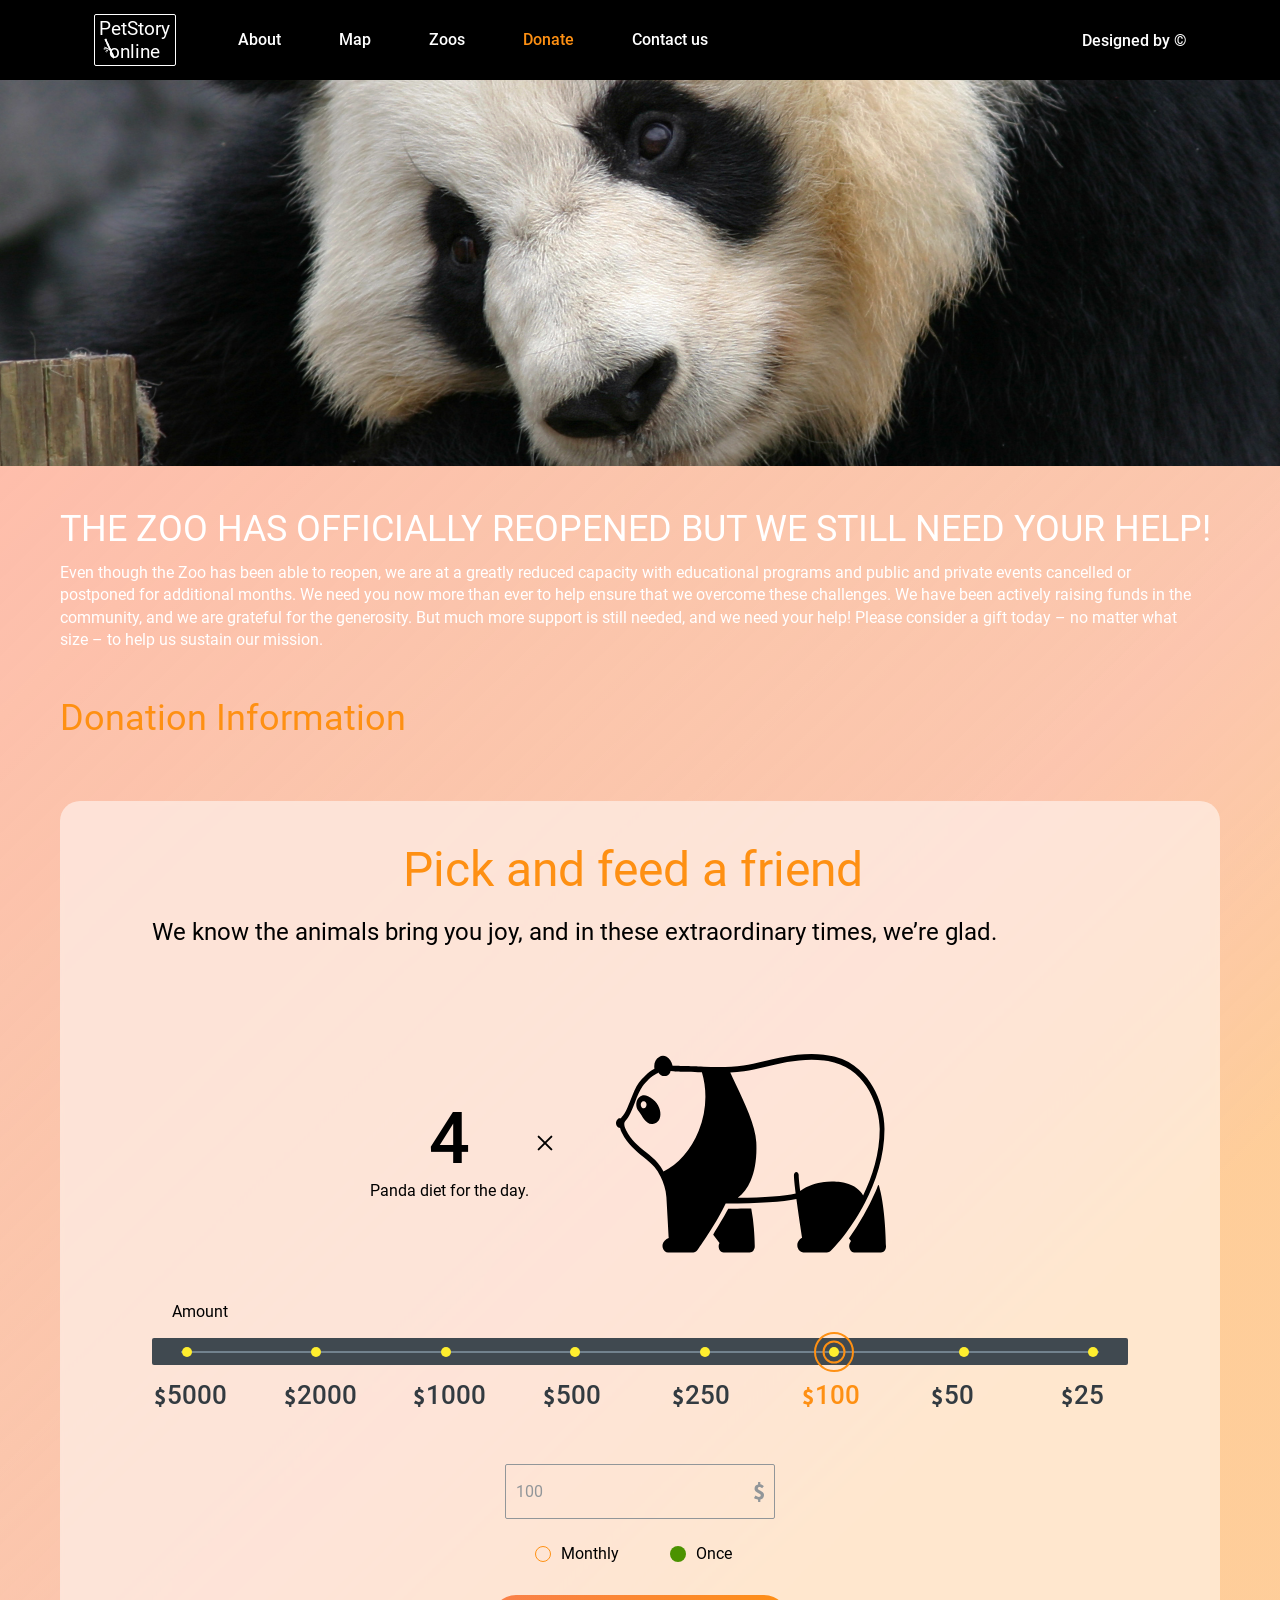
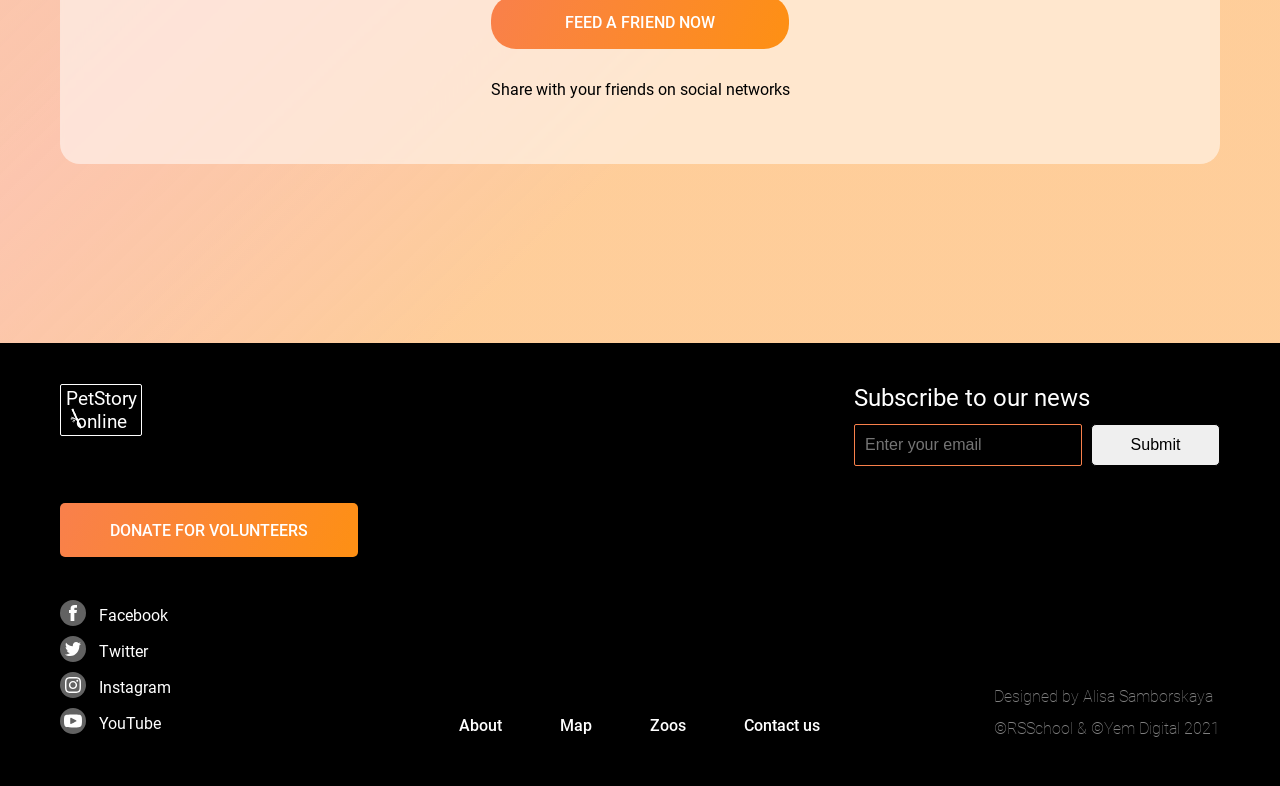
<file: online-zoo/pages/donate/index.html>
<!DOCTYPE html>
<html lang="en">
<head>
    <meta charset="UTF-8">
    <meta http-equiv="X-UA-Compatible" content="IE=edge">
    <meta name="viewport" content="width=device-width, initial-scale=1.0">
    <title>Online Zoo</title>
    <link href="style.css" rel="stylesheet">
    <link rel="icon" href="../../assets/icons/panda_icon.png">
</head>
<body>
    <div class="dark"></div>
    <header class="header">
        <div class="nav-wrapper">
            <a href="../../pages/main/index.html" class="logo header-logo">
                <h1 class="logo-text header-logo-text">PetStory online</h1>
                <img class="logo-bamboo header-logo-bamboo" src="../../assets/icons/bamboo.svg" alt="Bamboo">
            </a>
            <nav class="nav">
                <ul class="nav-list">
                    <li><a href="../main/index.html" class="nav-link">About</a></li>
                    <li><a href="#map" class="nav-link">Map</a></li>
                    <li><a href="#zoos" class="nav-link">Zoos</a></li>
                    <li><a href="../../pages/donate/index.html" class="nav-link active-link">Donate</a></li>
                    <li><a href="#contacts" class="nav-link">Contact us</a></li>
                </ul>
            </nav>
        </div>
        <div class="burger-menu-button">
            <span></span>
        </div>
        <div class="burger-menu">
            <a href="../../pages/main/index.html" class="logo burger-logo">
                <div class="logo-text burger-logo-text">PetStory online</div>
                <img class="logo-bamboo burger-logo-bamboo" src="../../assets/icons/bamboo.svg" alt="Bamboo">
            </a>
            <nav class="burger-nav">
                <ul class="burger-nav-list">
                    <li><a href="../../pages/main/index.html" class="burger-nav-link">About</a></li>
                    <li><a href="#map" class="burger-nav-link">Map</a></li>
                    <li><a href="#zoos" class="burger-nav-link">Zoos</a></li>
                    <li><a href="../donate/index.html" class="burger-nav-link">Donate</a></li>
                    <li><a href="#contacts" class="burger-nav-link">Contact us</a></li>
                    <li><a href="https://www.figma.com/file/jfEFwkXVj1WRq7sUHDr8os/PetStory-online" target="_blank" class="burger-credits">Designed by ©</a></li>
                </ul>
            </nav>
            <div class="close-button">
                <span class="close-line"></span>
                <span class="close-line"></span>
            </div>
        </div>
        <a href="https://www.figma.com/file/jfEFwkXVj1WRq7sUHDr8os/PetStory-online" target="_blank" class="header-credits">Designed by ©</a>
    </header>
    <main class="main">
        <div class="panda-gif-wrapper">
            <div class="panda-gif"></div>
            <div class="panda-text">Thanks for your donation!</div>
        </div>
        <section class="panda-block"></section>
        <section class="donations">
            <div class="donation-wrapper">
                <h2 class="donation-title">THE ZOO HAS OFFICIALLY REOPENED BUT WE STILL NEED YOUR HELP!</h2>
                <div class="donation-description">
                    Even though the Zoo has been able to reopen, we are at a greatly reduced capacity with educational programs and public and private events cancelled or postponed for additional months. We need you now more than ever to help ensure that we overcome these challenges. We have been actively raising funds in the community, and we are grateful for the generosity.  But much more support is still needed, and we need your help! Please consider a gift today – no matter what size – to help us sustain our mission.
                </div>
                <div class="donation-subtitle">Donation Information</div>
                <div class="donation-info-block">
                    <h2 class="info-title">Pick and feed a friend</h2>
                    <div class="info-description">We know the animals bring you joy, and in these extraordinary times, we’re glad.</div>
                    <div class="diet-block">
                        <div class="diet-amount">
                            <div class="diet-amount-number">4</div>
                            <div class="diet-amount-description">Panda diet for the day.</div>
                        </div>
                        <div class="diet-separator"></div>
                        <div class="diet-animal"></div>
                    </div>
                    <div class="amount-wrapper">
                        <div class="form-name">Amount</div>
                        <div class="progress-bar-wrapper">
                            <div class="form-inner-line"></div>
                            <form class="progress-bar">
                                <div class="amount-item">
                                    <input class="amount-radio" type="radio" id="amount-5000" name="amount" value="amount">
                                    <div class="line-dot"></div>
                                    <label for="amount-5000" class="form-line-label">
                                        <div class="dollar"></div>
                                        <p class="amount-text">5000</p>
                                    </label>     
                                </div>
                                <div class="amount-item">
                                    <input class="amount-radio" type="radio" id="amount-2000" name="amount" value="amount">
                                    <div class="line-dot"></div>
                                    <label for="amount-2000" class="form-line-label">
                                        <div class="dollar"></div>
                                        <p class="amount-text">2000</p>
                                    </label>     
                                </div>
                                <div class="amount-item">
                                    <input class="amount-radio" type="radio" id="amount-1000" name="amount" value="amount">
                                    <div class="line-dot"></div>
                                    <label for="amount-1000" class="form-line-label">
                                        <div class="dollar"></div>
                                        <p class="amount-text">1000</p>
                                    </label>     
                                </div>
                                <div class="amount-item">
                                    <input class="amount-radio" type="radio" id="amount-500" name="amount" value="amount">
                                    <div class="line-dot"></div>
                                    <label for="amount-500" class="form-line-label">
                                        <div class="dollar"></div>
                                        <p class="amount-text">500</p>
                                    </label>     
                                </div>
                                <div class="amount-item">
                                    <input class="amount-radio" type="radio" id="amount-250" name="amount" value="amount">
                                    <div class="line-dot"></div>
                                    <label for="amount-250" class="form-line-label">
                                        <div class="dollar"></div>
                                        <p class="amount-text">250</p>
                                    </label>     
                                </div>
                                <div class="amount-item">
                                    <input class="amount-radio" type="radio" id="amount-100" name="amount" value="amount" checked>
                                    <div class="line-dot"></div>
                                    <label for="amount-100" class="form-line-label">
                                        <div class="dollar"></div>
                                        <p class="amount-text">100</p>
                                    </label>     
                                </div>
                                <div class="amount-item">
                                    <input class="amount-radio" type="radio" id="amount-50" name="amount" value="amount">
                                    <div class="line-dot"></div>
                                    <label for="amount-50" class="form-line-label">
                                        <div class="dollar"></div>
                                        <p class="amount-text">50</p>
                                    </label>     
                                </div>
                                <div class="amount-item">
                                    <input class="amount-radio" type="radio" id="amount-25" name="amount" value="amount">
                                    <div class="line-dot"></div>
                                    <label for="amount-25" class="form-line-label">
                                        <div class="dollar"></div>
                                        <p class="amount-text">25</p>
                                    </label>     
                                </div>
                            </form>
                        </div>
                    </div>
                    <form class="input-form">
                        <input class="amount-input" type="number" max="9999" placeholder="Another amount" title="Значение должно быть меньше или равно 9999">
                    </form>
                    <form class="period-form">
                        <div class="period-item">
                            <input class="period-option" type="radio" id="monthly" name="period" value="period">
                            <div class="period-option-dot"></div>
                            <label for="monthly">Monthly</label>   
                        </div>
                        <div class="period-item">
                            <input class="period-option" type="radio" id="once" name="period" value="period" checked>
                            <div class="period-option-dot"></div>
                            <label for="once">Once</label>
                        </div>
                    </form>
                    <button class="feed-button">Feed a friend now</button>
                    <p class="share-text">Share with your friends on social networks</p>
                </div>
            </div>
        </section>
    </main>
    <footer class="footer">
        <div class="footer-wrapper">
            <a href="../../pages/main/index.html" class="logo">
                <div class="logo-text">PetStory online</div>
                <img class="logo-bamboo" src="../../assets/icons/bamboo.svg" alt="Bamboo">
            </a>
            <div class="subscription">
                <div class="subscription-wrapper">
                    <div class="subscription-title">Subscribe to our news</div>
                    <div class="subscription-input">
                        <form>
                            <input type="email" id="email" name="email" placeholder="Enter your email">
                            <button class="submit-button">Submit</button>
                        </form>
                    </div>
                </div>
            </div>
            <div class="donation-block">
                <form action="../donate/index.html">
                    <button class="donation-button">Donate for volunteers</button>
                </form>
            </div>
            <div class="social-media">
                <ul class="social-media-list">
                    <li class="social-media-item">
                        <a class="social-media-link" href="https://www.facebook.com/RollingScopesSchool/" target="_blank">
                            <div class="social-media-icon">
                                <img src="../../assets/icons/Fill-211.svg" alt="Facebook icon" width="16" height="16" />
                            </div>
                            <p>Facebook</p>
                        </a>
                    </li>
                    <li class="social-media-item">
                        <a class="social-media-link" href="https://twitter.com/rollingscopes/" target="_blank">
                            <div class="social-media-icon">
                                <img src="../../assets/icons/Fill-172.svg" alt="Twitter icon" width="16" height="16" />
                            </div>
                            <p>Twitter</p>
                        </a>
                    </li>
                    <li class="social-media-item">
                        <a class="social-media-link" href="https://www.instagram.com/rsschool_news/" target="_blank">
                            <div class="social-media-icon">
                                <img src="../../assets/icons/Fill-166.svg" alt="Instagram icon" width="16" height="16" />
                            </div>
                            <p>Instagram</p>
                        </a>
                    </li>
                    <li class="social-media-item">
                        <a class="social-media-link" href="https://www.youtube.com/RollingScopesSchool/" target="_blank">
                            <div class="social-media-icon">
                                <img src="../../assets/icons/Fill-213.svg" alt="Youtube icon" width="18" height="18" />
                            </div>
                            <p>YouTube</p>
                        </a>
                    </li>
                  </ul>
            </div>
            <div class="footer-navigation" id="contacts">
                <nav class="nav footer-nav">
                    <ul class="nav-list">
                        <li><a href="../../pages/main/index.html" class="nav-link">About</a></li>
                        <li><a href="#map" class="nav-link">Map</a></li>
                        <li><a href="#zoos" class="nav-link">Zoos</a></li>
                        <li><a href="#contacts" class="nav-link">Contact us</a></li>
                    </ul>
                </nav>
                <div class="credits">
                    <a href="https://www.figma.com/file/jfEFwkXVj1WRq7sUHDr8os/PetStory-online" target="_blank" class="credits-link">
                        <p class="credits-text">Designed by Alisa Samborskaya</p>
                        <p class="credits-text">©RSSchool & ©Yem Digital 2021</p>
                    </a>
                </div>
            </div>
        </div>
    </footer>
    <script src="script.js"></script>
</body>
</html>
</file>
<file: online-zoo/pages/donate/style.css>
* {
    box-sizing: border-box;
    scroll-behavior: smooth;
}

@font-face {
    font-family: "RobotoThin"; 
    src: url("../../assets/fonts/Roboto-Thin.ttf") format("truetype"); 
    font-style: normal; 
    font-weight: 100; 
} 

@font-face {
    font-family: "RobotoLight"; 
    src: url("../../assets/fonts/Roboto-Light.ttf") format("truetype"); 
    font-style: normal; 
    font-weight: 300; 
} 

@font-face {
    font-family: "Roboto"; 
    src: url("../../assets/fonts/Roboto-Regular.ttf") format("truetype"); 
    font-style: normal; 
    font-weight: 400; 
} 

@font-face {
    font-family: "RobotoMedium"; 
    src: url("../../assets/fonts/Roboto-Medium.ttf") format("truetype"); 
    font-style: normal; 
    font-weight: 500; 
} 

@font-face {
    font-family: "RobotoBold"; 
    src: url("../../assets/fonts/Roboto-Bold.ttf") format("truetype"); 
    font-style: normal; 
    font-weight: 700; 
} 

body {
    margin: 0 auto;
    font-family: "RobotoMedium", sans-serif;
    font-weight: 500; 
    font-size: 16px;
}

.dark {
    width: 100%;
    height: 100%;
    position: fixed;
    background-color: rgba(0, 0, 0, 0.5);
    z-index: 100;
    transition: 0.5s;
    display: none;
}

.header {
    display: flex;
    justify-content: space-around;
    align-items: center;
    width: 100%;
    height: 80px;
    position: absolute; 
    color: white;
    background-color: black;
    z-index: 100;   
}

.burger-menu {
    width: 100%;
    height: 329px;
    position: absolute;
    top: 0;
    left: 0;
    display: flex;
    flex-direction: column;
    justify-content: flex-start;
    align-items: flex-start;
    background-color: white;
    color: black;
    padding: 10px;
    z-index: 1000;
    transition: 0.5s;
    transform: translateX(100%);
}

.burger-nav-list {
    display: flex;
    flex-direction: column;
    gap: 15px;
    padding: 0;
    list-style: none;
}

.burger-nav-link,
.burger-credits {
    text-decoration: none;
    color: black;
    font-family: "Roboto", sans-serif;
    font-weight: 400;
    font-size: 16px;
    line-height: 22.2px;
    transition: 0.2s;
}

.burger-nav-link:hover,
.burger-credits:hover {
    color:#FE9013;
}

.burger-nav-link:active,
.burger-credits:active {
    color:#4B9200;
}

.close-button {
    position: absolute;
    top: 15px;
    right: 15px;
    width: 20px;
    height: 20px;
    cursor: pointer;
}

.close-line {
    display: block;
    width: 20px;
    height: 1.5px;
    background-color:#FE9013;
    border-radius: 20px;
    position: absolute;
    top: 50%;
}

.close-line:nth-child(1) {
    transform: translateY(-50%) rotate(45deg);
}

.close-line:nth-child(2) {
    transform: translateY(-50%) rotate(-45deg);
}

.nav-wrapper {
    display: flex;
}

.logo {
    display: flex;
    align-items: center;
    position: relative;
    width: 82px;
    height: 52px;
    margin-right: 22px;
    text-decoration: none;
    background-color: transparent;
    border: solid white 1px;
    border-radius: 2px;
    cursor: pointer;
}

.logo-text {
    font-family: "Roboto", sans-serif;
    font-weight: 400;
    font-size: 19px;
    text-align: center;
    color: white;
    word-wrap: break-word;
}

.logo-bamboo {
    position: absolute;
    bottom: 6.2px;
    left: 8.5px;
}

.burger-logo,
.burger-logo-text {
    color:#FE9013;
    font-size: 15.21px;
}

.burger-logo {
    border: solid #FE9013 1px;
    height: 41.6px;
    width: 65.6px;
    margin-bottom: 30px;
}

.burger-logo-bamboo {
    width: 8.62px;
    height: 17.79px;
    bottom: 4.7px;
    left: 7.5px;
    filter: invert(55%) sepia(30%) saturate(1366%) hue-rotate(348deg) brightness(145%) contrast(117%);
}

.nav-list {
    display: flex;
    flex-direction: row;
    gap: 58px;
    list-style: none;
}

.nav-link {
    color: white;
    text-decoration: none;
    transition: 0.2s;
}

.active-link {
    color: #FE9013;
}

.nav-link:hover {
    color: #FE9013;
    cursor: pointer;
}

.nav-link:active {
    color: #4B9200;
}

.header-credits {
    color: white;
    text-decoration: none;
}

.header-credits:hover {
    color: #FE9013;
}

.header-credits:active {
    color: #4B9200;
}

.main {
    display: flex;
    align-items: center;
    flex-direction: column;
}

.panda-block {
    display: flex;
    position: relative;
    width: 100%;
    height: 386px;
    margin-top: 80px;
    background-image: url('../../assets/images/Giant\ Panda.jfif');
    background-repeat: no-repeat;
    background-size: cover;
    background-position: center;
}

.donations {
    display: flex;
    justify-content: center;
    width: 100%;
    background: linear-gradient(315.75deg, rgba(254, 210, 144, 0.7) 30.06%, #FEBDAB 100.95%, rgba(254, 210, 144, 0.7) 106.36%), linear-gradient(315.75deg, rgba(254, 189, 171, 0.74) 30.06%, rgba(243, 169, 248, 0.66) 50.74%, #E0D8F0 80.49%, #EAF7FE 127.9%, #EAF7FE 149.54%), linear-gradient(315.75deg, rgba(254, 189, 171, 0.74) 30.06%, rgba(243, 169, 248, 0.66) 50.74%, #E0D8F0 80.49%, #EAF7FE 127.9%, #EAF7FE 149.54%);
}

.donation-wrapper {
    width: 100%;
    max-width: 1160px;
    margin-top: 12px;
    color: white;
}

.donation-title {
    font-family: "Roboto", sans-serif;
    font-weight: 400;
    font-size: 36px;
    margin-bottom: 12px;
}

.donation-description {
    width: 99%;
    font-family: "Roboto", sans-serif;
    font-weight: 400;
    font-size: 16px;
    line-height: 22.4px;
    margin-bottom: 46px;
}

.donation-subtitle {
    font-family: "Roboto", sans-serif;
    font-weight: 400;
    font-size: 36px;
    color: #FE9013;
    margin-bottom: 62px;
}

.donation-info-block {
    background: rgba(255, 255, 255, 0.52);
    backdrop-filter: blur(2px);
    border-radius: 20px;
    padding: 40px 92px 35px 92px;
    margin-bottom: 179px;
}

.info-title {
    font-family: "Roboto", sans-serif;
    font-weight: 400;
    font-size: 48px;
    color: #FE9013;
    margin: 0 15px 20px 0;    
    text-align: center;
}

.info-description {
    font-family: "Roboto", sans-serif;
    font-weight: 400;
    font-size: 24px;
    color: black;
    margin-bottom: 74px;
}

.diet-block {
    display: flex;
    justify-content: center;
    align-items: center;
    width: 100%;
    padding-right: 18px;
    margin-bottom: 26px;
    color: black;
}

.diet-amount {
    display: flex;
    flex-direction: column;
    align-items: center;
}

.diet-amount-number {
    font-family: "RobotoMedium", sans-serif;
    font-weight: 500;
    font-size: 72px;
    margin: 0;
    padding: 0;
}

.diet-amount-description {
    font-family: "Roboto", sans-serif;
    font-weight: 400;
    font-size: 16px;
    margin: 0;
    padding: 0;
}

.diet-separator {
    position: relative;
    width: 20px;
    height: 20px;
    margin-right: 60px;
}

.diet-separator:before {
    position: absolute;
    left: 15px;
    bottom: 5px;
    content: ' ';
    height: 20px;
    width: 2px;
    background-color: black;
    border-radius: 10px;
    transform: rotate(45deg);
}

.diet-separator:after {
    position: absolute;
    left: 15px;
    bottom: 5px;
    content: ' ';
    height: 20px;
    width: 2px;
    background-color: black;
    border-radius: 10px;
    transform: rotate(-45deg);
}

.diet-animal {
    width: 284px;
    height: 246px;
    background-image: url('../../assets/icons/panda_widget.svg');
    background-position: center;
    background-repeat: no-repeat;
    margin-top: 10px;
}

.form-name {
    font-family: "Roboto", sans-serif;
    font-weight: 400;
    font-size: 16px;
    color: black;
    padding-left: 20px;
    margin-bottom: 17px;
}

.progress-bar-wrapper {
    display: flex;
    justify-content: center;
    width: 100%;
    height: 27px;
    position: relative;
    background: #404950;
    border-radius: 2px;
    margin-bottom: 99px;
}

.form-inner-line {
    position: absolute;
    top: 13px;
    width: 94%;
    height: 2px;
    margin: 0 20px;
    background-color: #72828E;
}

.progress-bar {
    display: flex;
    justify-content: space-between;
    position: relative;
    top: 5px;
    right: 0px;
    width: 100%;
    height: 27px;
}

.amount-item {
    display: flex;
    align-items: center;
    flex-direction: column;
    gap: 21px;
}

.amount-item:hover .line-dot {
    transform: scale(1.15);
}

.amount-item:active .line-dot {
    transform: scale(1);
}

.amount-radio {
    transform:scale(5);
    opacity: 0;
    z-index: 1000;
    cursor: pointer;
}

.form-line-label {
    display: flex;
    align-items: center;
    width: 69px;
    cursor: pointer;
}

.amount-text {
    font-family: "RobotoMedium", sans-serif;
    font-weight: 500;
    font-size: 26px;
    color:#333B41;
    margin: 0;
    margin-left: 15px;
    transition: 0.2s;
}

.dots-wrapper {
    position: relative;
    display: flex;
    justify-content: space-between;
    width: 100%;
    padding: 0 30px;
}

.line-dot {
    position: absolute;
    top: 3.6px;
    width: 10px;
    height: 10px;
    background-color: #FFEE2E;
    border-radius: 50%;
    z-index: 100;
    transition: 0.2s;
}

.line-dot::before {
    content: "";
    display: block;
    position: absolute;
    top: 50%;
    left: 50%;
    transform: translate(-50%, -50%);
    border: solid 2px #FE9013;
    border-radius: 50%;
    width: 0px;
    height: 0px;
    opacity: 0;
    z-index: 10;
    transition: 0.2s;
}

.line-dot::after {
    content: "";
    display: block;
    position: absolute;
    top: 50%;
    left: 50%;
    transform: translate(-50%, -50%);
    border: solid 2px #FE9013;
    border-radius: 50%;
    width: 0px;
    height: 0px;
    opacity: 0;
    z-index: 10;
    transition: 0.2s;
}

.dollar {
    position: absolute;
    top: 44px;
    width: 10px;
    height: 20px;
    background: url('../../assets/icons/dollar.svg');
    background-repeat: no-repeat;
    background-position: bottom;
    margin: 0 3px;
    transition: 0.2s;
}

.amount-radio:checked ~ .form-line-label .amount-text {
    color:#FE9013;
}

.amount-radio:checked ~ .form-line-label .dollar {
    background: url('../../assets/icons/dollar_orange.svg');
}

.amount-radio:checked ~ .line-dot::before {
    opacity: 1;
    width: 19px;
    height: 19px;
}

.amount-radio:checked ~ .line-dot::after {
    width: 36px;
    height: 36px;
    opacity: 1;
}

.amount-input::-webkit-outer-spin-button,
.amount-input::-webkit-inner-spin-button {
  -webkit-appearance: none;
  margin: 0;
}

input[type=number] {
  -moz-appearance: textfield;
}

.input-form {
    display: flex;
    flex-direction: column;
    align-items: center;
}

.amount-input {
    position: relative;
    width: 270px;
    height: 55px;
    margin-bottom: 25px;
    padding: 10px;
    border: 1px solid #929699;
    border-radius: 2px;
    outline: none;
    color: #929699;
    font-family: "Roboto", sans-serif;
    font-weight: 400;
    font-size: 16px;
    background: url(../../assets/icons/dollar_gray.svg);
    background-repeat: no-repeat;
    background-position: 96% center;
    transition: 0.2s;
}

.amount-input:valid {
    border: 1px solid #929699;
    color:#929699;
}

.amount-input:focus {
    border: 1px solid #4B9200;
    color:#4B9200;
    background: url(../../assets/icons/dollar_green.svg);
    background-repeat: no-repeat;
    background-position: 96% center;
}

.amount-input:invalid {
    border: 1px solid #D31414;
    color:#D31414;
    background: url(../../assets/icons/dollar_red.svg);
    background-repeat: no-repeat;
    background-position: 96% center;
}

@-webkit-keyframes swing {
    15% {
      -webkit-transform: translateX(9px);
      transform: translateX(9px);
    }
    30% {
      -webkit-transform: translateX(-9px);
      transform: translateX(-9px);
    }
    40% {
      -webkit-transform: translateX(6px);
      transform: translateX(6px);
    }
    50% {
      -webkit-transform: translateX(-6px);
      transform: translateX(-6px);
    }
    65% {
      -webkit-transform: translateX(3px);
      transform: translateX(3px);
    }
    100% {
      -webkit-transform: translateX(0);
      transform: translateX(0);
    }
}
  
@keyframes swing {
    15% {
      -webkit-transform: translateX(9px);
      transform: translateX(9px);
    }
    30% {
      -webkit-transform: translateX(-9px);
      transform: translateX(-9px);
    }
    40% {
      -webkit-transform: translateX(6px);
      transform: translateX(6px);
    }
    50% {
      -webkit-transform: translateX(-6px);
      transform: translateX(-6px);
    }
    65% {
      -webkit-transform: translateX(3px);
      transform: translateX(3px);
    }
    100% {
      -webkit-transform: translateX(0);
      transform: translateX(0);
    }
}

.input-dollar {
    position: absolute;
    right: 10px;
}

.period-form {
    display: flex;
    justify-content: center;
    margin: 0 auto;
    margin-bottom: 32px;
    margin-right: 65px;
    font-family: "Roboto", sans-serif;
    font-weight: 400;
    font-size: 16px;
    color: black;
}

.period-form label {
    cursor: pointer;
}

.period-item {
    display: flex;
}

.period-option {
    margin-left: 45px;
    transform: translateX(10px);
    transform: scale(2.2);
    opacity: 0;
    z-index: 100;
    cursor: pointer;
}

.period-option-dot {
    position: relative;
    top: 2px;
    right: 10px;
    width: 16px;
    height: 16px;
    border: 1px solid #FE9013;
    border-radius: 50%;
    cursor: pointer;
    transition: 0.3s;
}

.period-item:hover .period-option-dot {
    transform: scale(1.2);
}

.period-option:checked ~ .period-option-dot {
    border: none;
    background-color: #4B9200;
}

.share-text {
    font-family: "Roboto", sans-serif;
    font-weight: 400;
    font-size: 16px;
    color: black;
    text-align: center;
    margin-bottom: 30px;
}

.feed-button {
    display: flex;
    justify-content: center;
    align-items: center;
    width: 298px;
    height: 54px;
    margin: auto;
    margin-bottom: 31px;
    background-color: #E47209;
    background-image: linear-gradient(113.96deg, #F9804B 0%, #FE9013 100%);
    border-radius: 25px;
    border: none;
    color: white;
    font-family: "RobotoMedium", sans-serif;
    font-size: 16px;
    text-transform: uppercase;
    transition: 0.2s;
}

.feed-button:hover {
    background: #E47209;
    transform: scale(1.03);
    cursor: pointer;
}

.feed-button:active {
    background: #4B9200;
    transform: scale(1.0);
}

.footer {
    display: flex;
    justify-content: center;
    width: 100%;
    height: 443px;
    color: white;
    background-color: black;
}

.footer-wrapper {
    display: grid; 
    grid-template-columns: 1fr 2.23fr; 
    grid-template-rows: 1.5fr 1.3fr 2.5fr; 
    gap: 0px 0px; 
    grid-template-areas: 
      "logo subscription"
      "donation-block donation-block"
      "social-media footer-navigation";   
    width: 1160px;
    margin-top: 41px;
    margin-bottom: 30px;
}

.donation-block { grid-area: donation-block; }
.subscription { grid-area: subscription; }
.social-media { grid-area: social-media; }
.footer-navigation { grid-area: footer-navigation; }

.subscription {
    display: flex;
    justify-content: flex-end;
    font-family: "Roboto", sans-serif;
    margin-bottom: 37px;
}

.subscription-title {
    font-size: 24px;
    margin-bottom: 12px;
}

.subscription-wrapper {
    display: flex;
    flex-direction: column;
    justify-content: flex-start;
}

#email {
    width: 228px;
    height: 42px;
    margin-right: 5px;
    padding: 10px;
    font-size: 16px;
    color: #BDBDBD;
    background-color: black;
    border: 1px solid #F9804B;
    border-radius: 2px;
    outline: none;
    filter: drop-shadow(0px 4px 4px rgba(0, 0, 0, 0.25));
}

#email:focus {
    border: 1px solid #4B9200;
}

#email:invalid {
    border: 1px solid #D31414;
    color: #D31414;
}

.submit-button {
    width: 129px;
    height: 42px;
    font-size: 16px;
    color: black;
    border: 1px solid black;
    border-radius: 5px;
    cursor: pointer;
}

.submit-button:hover {
    color: #4B9200;
    transform: scale(1.03);
}

.submit-button:active {
    border: 1px solid #4B9200;
    transform: scale(1);
}

.donation-button {
    display: flex;
    justify-content: center;
    align-items: center;
    width: 298px;
    height: 54px;
    margin-bottom: 0;
    border: none;
    border-radius: 5px;
    color: white;
    background-color:#E47209;
    background-image: linear-gradient(113.96deg, #F9804B 1.49%, #FE9013 101.44%);
    font-family: "RobotoMedium", sans-serif;
    font-size: 16px;
    text-transform: uppercase;
    transition: 0.2s;    
}

.donation-button:hover {
    background: #E47209;
    transform: scale(1.03);
    cursor: pointer;
}

.donation-button:active {
    background: #4B9200;
    transform: scale(1.0);
}

.social-media {
    display: flex;
    justify-content: flex-start;
    align-items: flex-start;
    margin-top: 10px;
}

.social-media-list {
    display: flex;
    flex-direction: column;
    margin: 0;
    padding: 0;
    font-family: "Roboto", sans-serif;
    list-style: none;
    text-align: left;
}

.social-media-list li {
    display: flex;
    flex-direction: row;
    align-items: center;
    margin-bottom: 5px;
    cursor: pointer;
}

.social-media-icon img {
    margin: 0 auto;
    vertical-align: middle;
}

.social-media-link {
    display: flex;
    align-items: center;
    color: white;
    text-decoration: none;
    transition: 0.2s;
}

.social-media-link p {
    margin: 0;
}

.social-media-link:active .social-media-icon{
    background-color:#4B9200;
}

.social-media-link:active {
    color:#4B9200;
}

.social-media-link:hover .social-media-icon {
    transform: scale(1.05);
}

.social-media-link:hover {
    font-size: 17px;
}

.social-media-icon {
    display: flex;
    justify-content: center;
    align-items: center;
    width: 26px;
    height: 26px;
    margin-right: 13px;
    margin-bottom: 5px;
    border-radius: 50%;
    background-color: rgba(196, 196, 196, 0.5);
    transition: 0.2s;
}

.footer-navigation {
    display: flex;
    align-items: flex-end;
    justify-content: space-between;
    margin-bottom: 5px;
}

.credits {
    font-family: "RobotoThin", sans-serif;
    font-weight: 100;
}

.credits-text {
    margin: 13px 0;
}

.credits-link {
    color: rgba(255, 255, 255, 0.5);
    text-decoration: none;
}

.credits-link:hover .credits-text {
    color: #4B9200;
    border-bottom: 2px solid #4B9200;
}

.panda-gif-wrapper {
    display: flex;
    flex-direction: column;
    justify-content: center;
    align-items: center;
    position: fixed;
    max-width: 1160px;
    width: 60%;
    height: 70%;
    margin: 100px auto;
    padding: 20px;
    background-color: rgba(0, 0, 0, 0.7);
    border-radius: 30px;
    transform: translateY(-150%);
    transition: 0.5s;
    z-index: 1000;
}

.panda-gif {
    width: 600px;
    height: 400px;
    background-repeat: no-repeat;
    background-position: center;
    background-size: cover;
    border-radius: 30px;
    margin-bottom: 30px;
}

.panda-text {
    font-family: "Roboto", sans-serif;
    font-weight: 400;
    font-size: 36px;
    color: white;
}

.burger-menu {
    display: none;
}

@media (max-width: 1325px) {
    .panda-block {
        background-size: 160%;
        background-position: 29% 50%;
    }

    .footer-wrapper {
        margin-left: 50px;
        margin-right: 50px;
    }
}

@media (max-width: 1200px) {
    .donation-wrapper {
        margin: 0 30px;
    }

    .form-line-label {
        width: 55px;
    }
}

@media (max-width: 1001px) {
    .header {
        justify-content: space-between;
        padding: 0 30px;
    }

    .nav-list {
        gap: 48px;
    }

    .panda-block {
        height: 390px;
    }
    
    .donation-title {
        line-height: 46.8px;
        margin: 40px 100px 30px 0;
    }

    .donation-subtitle {
        margin-bottom: 42px;
    }

    .donation-info-block {
        padding: 20px 47px 18px 47px;
        margin-bottom: 30px;
    }

    .info-title {
        margin-bottom: 10px;
    }

    .diet-amount {
        margin-right: 5px;
    }

    .diet-animal {
        margin-right: 5px;
    }

    .form-name {
        padding-left: 18px;
    }

    .amount-item:first-of-type {
        display: none;
    }

    .progress-bar-wrapper {
        width: 95.7%;
        margin: auto;
        margin-bottom: 99px;
    }
    
    .form-inner-line {
        width: 96%;
    }

    .progress-bar {
        position: absolute;
        width: 105%;
        left: -20px;
    }

    .form-line-label {
        padding-left: 17px;
        width: 69px;
    }

    .amount-input {
        margin-bottom: 26px;
    }


    .period-form {
        margin-right: 69px;   
        margin-bottom: 31px;
    }

    .footer-wrapper {
        margin: 40px 32px 30px 30px;
        grid-template-columns: 1fr 2.75fr;
    }

    .subscription-wrapper {
        margin-right: 32px;
    }

    .subscription-title {
        margin-bottom: 14px;
    }

    .footer-navigation .nav .nav-list {
        padding-left: 54px;
    }

    .panda-gif {
        width: 90%;
    }

    .panda-text {
        text-align: center;
    }
}

@media (max-width: 900px) {
    .form-line-label {
        width: 45px;
    }

    .progress-bar {
        left: -11px;
        width: 103%;
    }
}

@media (max-width: 800px) {
    .diet-block {
        padding-right: 0;
    }
}

@media (max-width: 750px) {
    .header .nav-wrapper .nav .nav-list {
        gap: 28px;
    }

    .form-line-label {
        width: 60px;
    }

    .progress-bar {
        left: -15px;
        width: 106%;
    }
}

@media (max-width: 680px) {
    .header .nav-wrapper .nav .nav-list {
        gap: 15px;
    }

    .progress-bar {
        left: -17px;
        width: 107%;
    }

    .panda-gif {
        width: 95%;
        height: 250px;
    }

    .panda-text {
        font-size: 24px;
    }
}

@media (max-width: 641px) {
    .burger-menu {
        display: flex;
    }

    .header {
        position: fixed;
        justify-content: space-between;
        height: 34px;
        padding: 0 20px;
    }

    .header .nav-wrapper .nav {
        display: none;
    }

    .header-logo {
        border: none;
        width: 46.86px;
    }

    .header-logo-text {
        font-size: 12.3px;
    }

    .header-logo-bamboo {
        height: 20px;
        width: 6.5px;
        bottom: 11.2px;
        left: 3px;
    }

    .header-credits {
        display: none;
    }

    .burger-menu-button {
        display: block;
        position: relative;
        width: 18.5px;
        height: 10px;
        cursor: pointer;
        z-index: 1;
    }

    .burger-menu-button span, 
    .burger-menu-button span::before, 
    .burger-menu-button span::after {
        display: block;
        position: absolute;
        content: '';
        width: 100%;
        height: 1.5px;
        background-color: white;
        border-radius: 2px;
    }

    .burger-menu-button span::before {
        top: 4px;
    }

    .burger-menu-button span::after {
        top: 8px;
    }

    .panda-block {
        height: 369px;
        margin: 0;
        background-size: 215%;
        background-position: 37% 47%;
    }

    .donation-wrapper {
        margin: 0 17px 0 20px;
    }

    .donation-title {
        font-size: 24px;
        line-height: 28.8px;
        margin: 32px 30px 17px 0;
    }

    .donation-description {
        margin-bottom: 30px;
    }

    .donation-subtitle {
        margin-bottom: 33px;
    }

    .donation-info-block {
        margin-right: 3px;
        margin-bottom: 46px;
        padding: 28px 0 1px 0;
    }

    .info-title {
        margin: 0 0 21px 0;
    }

    .info-description {
        text-align: center;
        margin-bottom: 65px;
    }

    .diet-block {
        padding-right: 15px;
        margin-bottom: 18px;
    }

    .diet-animal {
        margin-top: 8px;
    }

    .form-name {
        margin-bottom: 8px;
        padding-left: 10px;
    }

    .progress-bar-wrapper {
        width: 100%;
    }

    .form-inner-line {
        width: 87%;
    }

    .progress-bar {
        width: 98%;
        left: 5px;
    }

    .amount-item:nth-of-type(2),
    .amount-item:nth-of-type(3) {
        display: none;
    }
    
    .form-line-label {
        padding-left: 9px;
        width: 69px;
    }

    .amount-input {
        width: 180px;
        height: 42px;
        padding-left: 5px;
        margin-bottom: 32px;
        background-position: 95% center;
    }

    .period-form {
        margin-right: 70px;
    }

    .share-text {
        margin-bottom: 32px;
    }

    .footer {
        height: 282px;
    }

    .footer-wrapper {
        margin: 2px 20px 20px 21px;
        display: grid; 
        grid-template-columns: 1fr 1fr; 
        grid-template-rows: 75px 100px 82px; 
        gap: 15px 0px;
        grid-template-areas: 
        "logo social-media"
        "donation-block social-media"
        "footer-navigation footer-navigation"; 
    }
    
    .social-media { grid-area: social-media; }
    .logo { grid-area: logo; }
    .footer-navigation { grid-area: footer-navigation; }
    .donation-block { grid-area: donation-block; }          
    
    .footer-wrapper .logo {
        margin: 11px 5px 0 0;
    }

    .subscription,
    .social-media-link p {
        display: none;
    }

    .social-media {
        justify-content: flex-end;
    }

    .social-media-list li {
        margin-bottom: 15px;
    }

    .social-media-icon {
        margin-right: 0;
    }

    .donation-block {
        margin-top: 5px;
    }

    .footer-navigation .nav .nav-list {
        gap: 36px;
        padding-left: 0;
    }

    .social-media-link:hover .social-media-icon {
        transform: scale(1.1);
    }
}

@media (max-width: 615px) {
    .diet-animal {
        background-size: 100%;
    }

    .footer-wrapper {
        margin: 5px 10px;
        display: grid; 
        grid-template-columns: 1fr; 
        grid-template-rows: 1fr 1fr 1fr 1fr; 
        gap: 15px 0px; 
        grid-template-areas: 
        "logo"
        "social-media"
        "donation-block"
        "footer-navigation"; 
    }

    .logo { grid-area: logo; }
    .social-media { grid-area: social-media; }
    .donation-block { grid-area: donation-block; }
    .footer-navigation { grid-area: footer-navigation; }

    .footer {
        height: 334px;
    }

    .footer-wrapper .logo {
        width: 130px;
        margin: 0 auto;
        border: none;
    }

    .footer-wrapper .logo .logo-bamboo {
        bottom: 19.2px;
        left: 71.5px;
    }
    
    .social-media {
        justify-content: center;
        margin-top: 0;
    }

    .social-media-list {
        flex-direction: row;
        gap: 30px;
    }

    .donation-block {
        margin: 0;
        transform: translateY(-3px);
    }

    .footer-navigation {
        flex-wrap: wrap;
        justify-content: flex-end;
    }

    .footer-nav {
        order: 2;
        margin: 0 auto;
    }

    .footer-navigation .nav .nav-list {
        gap: 30px;
    }
    
    .credits {
        order: 1;
        font-size: 15px;
    }
}

@media (max-width: 580px) {
    .progress-bar {
        width: 100%;
        left: 0px;
    }
}

@media (max-width: 450px) {
    .panda-block {
        height: 221px;
        background-size: 240%;
        background-position: 33.5% 44%;
    }

    .donation-wrapper {
        margin: 0 0 21px 0;
    }

    .donation-title {
        margin: 32px 20px 17px 10px;
    }

    .donation-description {
        width: 93%;
        line-height: 22.2px;
        margin: 0 0 29px 10px;
    }

    .donation-subtitle {
        font-size: 24px;
        margin-left: 10px;
        margin-bottom: 29px;
    }

    .donation-info-block {
        margin: 0 10px;
        padding: 20px 0 1px 0;
    }

    .info-title {
        font-size: 24px;
        margin-bottom: 9px;
    }

    .info-description {
        font-size: 16px;
        line-height: 22.4px;
        margin-bottom: 25px;
    }

    .diet-block {
        margin-bottom: 0;
    }

    .diet-amount {
        margin-right: 0;
    }

    .diet-amount-number {
        font-size: 40.6px;
    }

    .diet-amount-description {
        font-size: 9.02px;
    }

    .diet-separator {
        margin-right: 13px;
        width: 12px;
        height: 12px;
        right: 5px;
        top: 2px;
    }

    .diet-separator:after,
    .diet-separator:before {
        height: 10px;
        width: 1px;
    }

    .diet-animal {
        position: relative;
        left: 5px;
        width: 150px;
        height: 120px;
        margin-right: 0;
        margin-left: 20px;
    }

    .form-name {
        padding-left: 0;
        margin-bottom: 11px;
    }

    .progress-bar-wrapper {
        height: 13.5px;
        margin-bottom: 49px;
    }

    .form-inner-line {
        height: 1px;
        top: 6px;
    }

    .progress-bar {
        width: 94%;
        top: 0;
        left: 8px;
    }

    .amount-item {
        gap: 7px;
    }

    .line-dot {
        width: 5px;
        height: 5px;
    }

    .amount-radio:checked ~ .line-dot::before {
        width: 8.5px;
        height: 8.5px;
        border: solid 1.5px #FE9013;
    }

    .amount-radio:checked ~ .line-dot::after {
        width: 17px;
        height: 17px;
        border: solid 1.5px #FE9013;
    }
    
    .form-line-label {
        width: 21px;
        padding-left: 0;
    }

    .amount-text {
        font-size: 13px;
        margin-left: 6px;
    }

    .dollar {
        width: 5px;
        height: 10px;
        margin: 0 8px 0 0;
        background-size: 100%;
        top: unset;
    }

    .amount-radio:checked ~ .form-line-label .dollar {
        background-size: 100%;
    }

    .amount-radio {
        transform: scale(3);
        margin: 0;
    }

    .amount-input {
        margin-bottom: 25px;
    }

    .period-form {
        margin-right: 72px;
        margin-bottom: 30px;
    }

    .share-text {
        font-size: 15.95px;
        margin-bottom: 21px;
    }

    .donation-block {
        transform: translateY(-5px);
    }

    .credits {
        position: relative;
        top: -3px;
    }
}

@media (max-width: 330px) {
    .feed-button:hover,
    .donation-button:hover {
        transform: scale(1.01);
    }
}

@media (max-width: 321px) {
    .header {
        padding: 0 10px;
    }

    .burger-logo {
        margin-bottom: 13px;
    }
}
</file>
